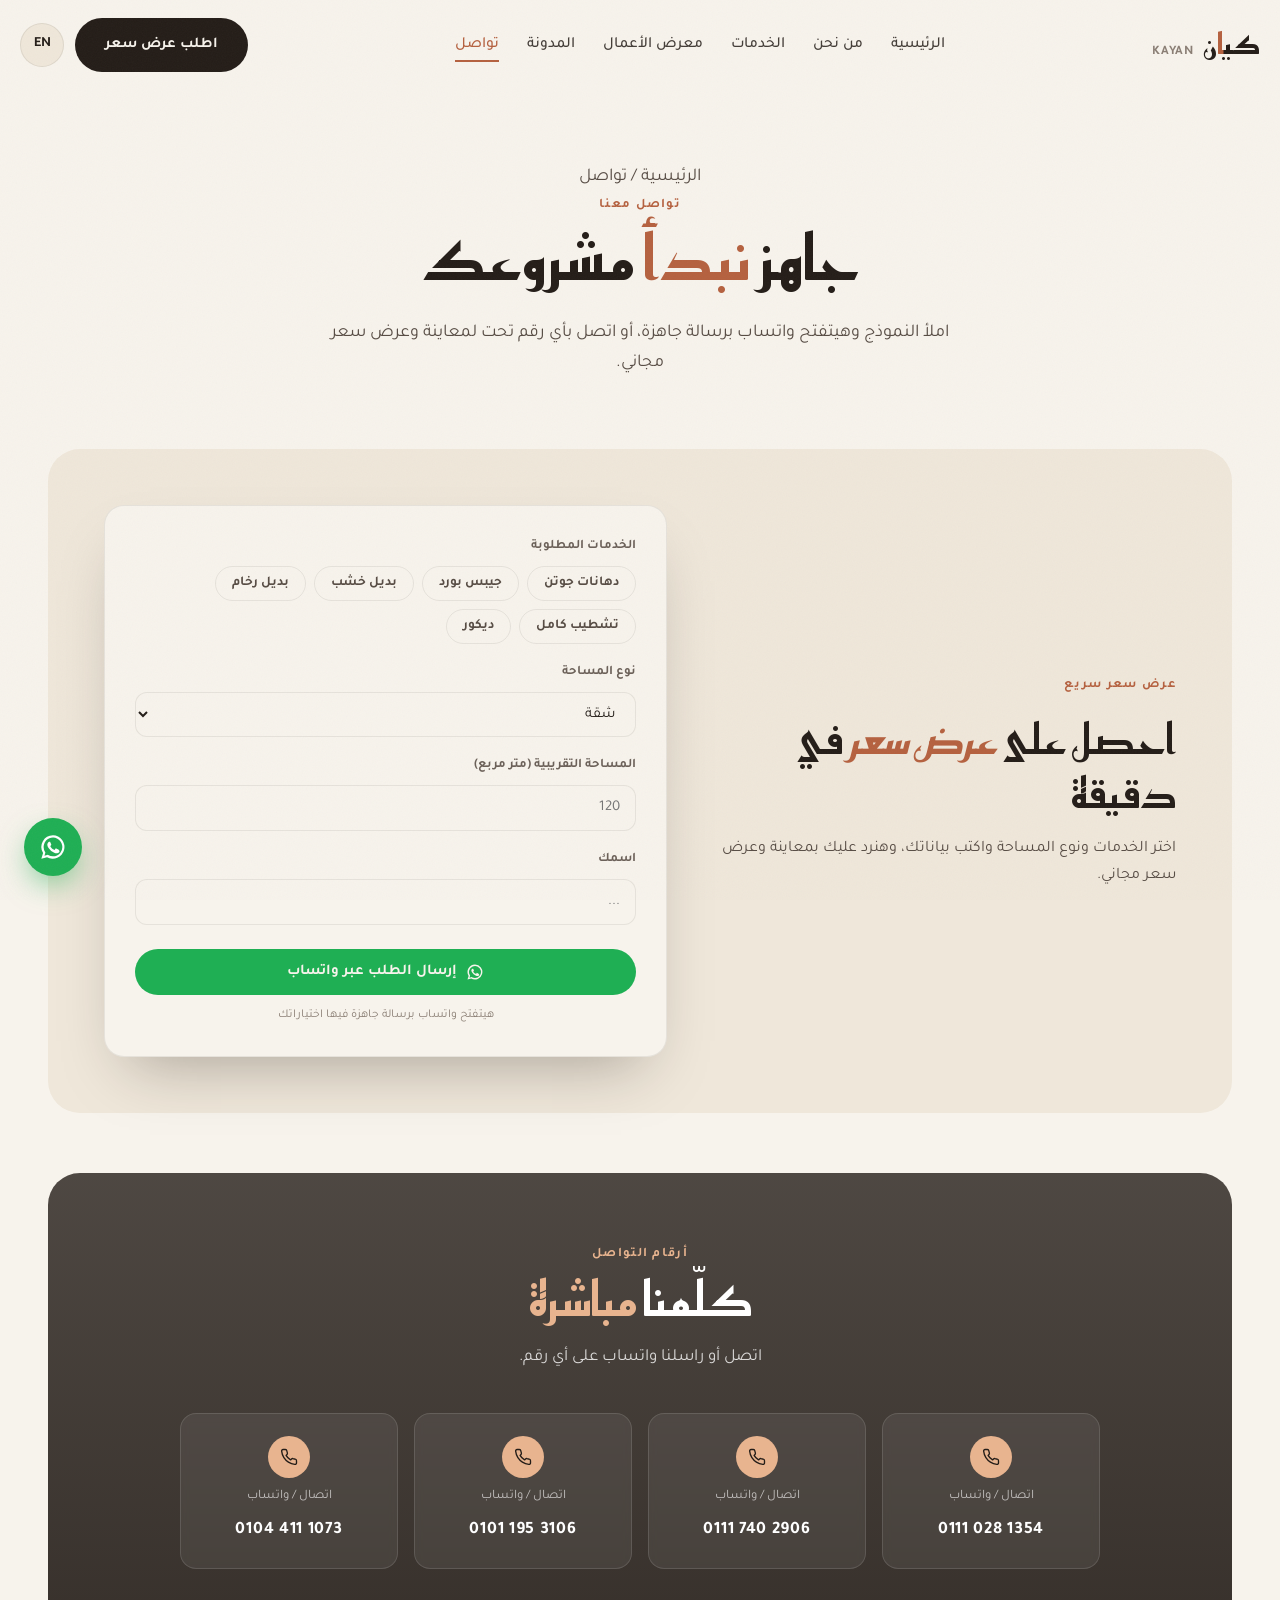
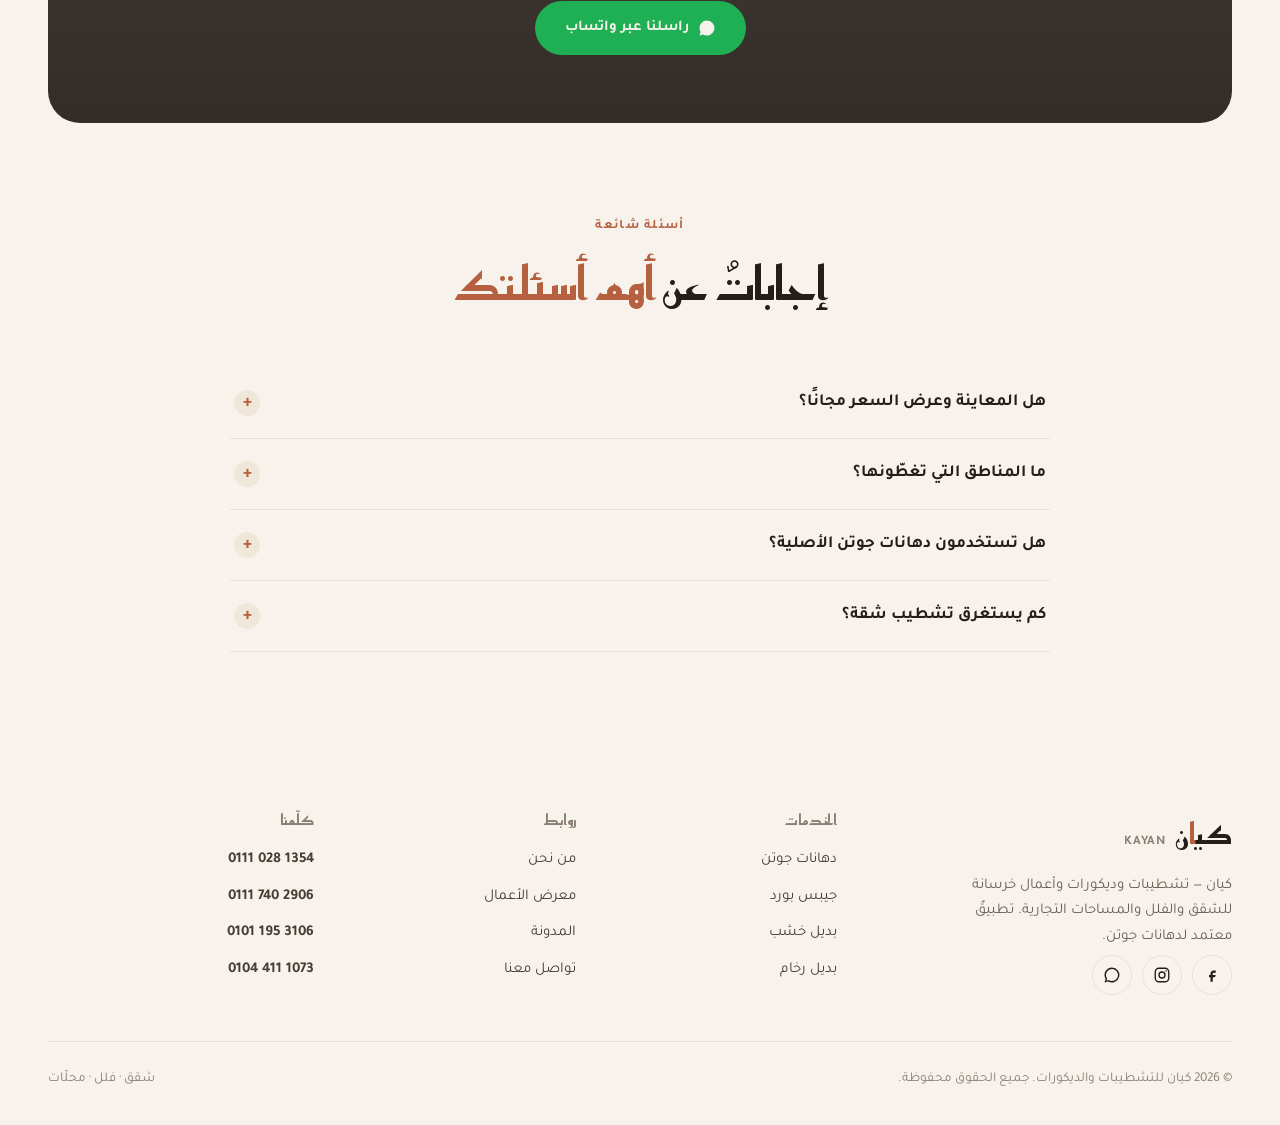
<file: contact.html>
<!DOCTYPE html>
<html lang="ar" dir="rtl">
<head>
<meta charset="UTF-8"><meta name="viewport" content="width=device-width, initial-scale=1.0">
<title>تواصل معنا | كيان للتشطيبات</title>
<link rel="preconnect" href="https://fonts.googleapis.com"><link rel="preconnect" href="https://fonts.gstatic.com" crossorigin>
<link href="https://fonts.googleapis.com/css2?family=Reem+Kufi:wght@400;500;600;700&family=Tajawal:wght@400;500;700;800&family=Fraunces:ital,opsz,wght@0,9..144,300..700;1,9..144,400..600&family=Hanken+Grotesk:wght@400;500;600;700&display=swap" rel="stylesheet">
<link rel="stylesheet" href="styles.css"><script src="app.js" defer></script>
</head>
<body class="lang-ar" data-page="contact">
<header id="header"></header>

<section class="phero"><div class="wrap">
  <p class="crumbs"><span data-ar="الرئيسية / تواصل" data-en="Home / Contact"></span></p>
  <span class="eyebrow" data-ar="تواصل معنا" data-en="Get in touch"></span>
  <h1 data-ar="جاهز <em>نبدأ</em> مشروعك" data-en="Ready to <em>start</em> your project"></h1>
  <p data-ar="املأ النموذج وهيتفتح واتساب برسالة جاهزة، أو اتصل بأي رقم تحت لمعاينة وعرض سعر مجاني." data-en="Fill the form and WhatsApp opens with a ready message, or call any number below for a free site visit and quote."></p>
</div></section>

<section class="section tight" id="quote"><div class="wrap"><div class="quote reveal">
  <div class="ql">
    <span class="eyebrow" data-ar="عرض سعر سريع" data-en="Quick quote"></span>
    <h2 data-ar="احصل على <em>عرض سعر</em> في دقيقة" data-en="Get a <em>quote</em> in a minute"></h2>
    <p data-ar="اختر الخدمات ونوع المساحة واكتب بياناتك، وهنرد عليك بمعاينة وعرض سعر مجاني." data-en="Pick your services and space type, add your details, and we'll reply with a free site visit and quote."></p>
  </div>
  <div class="qform">
    <div class="qrow"><label data-ar="الخدمات المطلوبة" data-en="Services needed"></label>
      <div class="qchips" id="chips">
        <button class="chip" data-v="دهانات جوتن" data-ar="دهانات جوتن" data-en="Jotun Paints"></button>
        <button class="chip" data-v="جيبس بورد" data-ar="جيبس بورد" data-en="Gypsum"></button>
        <button class="chip" data-v="بديل خشب" data-ar="بديل خشب" data-en="Wood Alt."></button>
        <button class="chip" data-v="بديل رخام" data-ar="بديل رخام" data-en="Marble Alt."></button>
        <button class="chip" data-v="تشطيب كامل" data-ar="تشطيب كامل" data-en="Full Finishing"></button>
        <button class="chip" data-v="ديكور" data-ar="ديكور" data-en="Decor"></button>
      </div>
    </div>
    <div class="qrow"><label data-ar="نوع المساحة" data-en="Space type"></label>
      <select id="qspace">
        <option value="شقة" data-ar="شقة" data-en="Apartment"></option>
        <option value="فيلا" data-ar="فيلا" data-en="Villa"></option>
        <option value="محل" data-ar="محل تجاري" data-en="Shop"></option>
        <option value="مكتب" data-ar="مكتب" data-en="Office"></option>
      </select>
    </div>
    <div class="qrow"><label data-ar="المساحة التقريبية (متر مربع)" data-en="Approx. area (m²)"></label><input id="qarea" type="number" min="1" placeholder="120"></div>
    <div class="qrow"><label data-ar="اسمك" data-en="Your name"></label><input id="qname" type="text" placeholder="..."></div>
    <button class="btn btn--wa" id="qsend" style="width:100%"><svg width="18" height="18" viewBox="0 0 24 24" fill="currentColor"><path d="M12 2a10 10 0 0 0-8.5 15.2L2 22l4.9-1.3A10 10 0 1 0 12 2zm0 18a8 8 0 0 1-4.1-1.1l-.3-.2-2.9.8.8-2.8-.2-.3A8 8 0 1 1 12 20zm4.4-6c-.2-.1-1.4-.7-1.6-.8s-.4-.1-.5.1-.6.8-.8 1-.3.2-.5.1a6.5 6.5 0 0 1-1.9-1.2 7.2 7.2 0 0 1-1.3-1.7c-.1-.2 0-.4.1-.5l.4-.4.2-.4v-.4l-.8-1.8c-.2-.5-.4-.4-.5-.4h-.5a1 1 0 0 0-.7.3 3 3 0 0 0-.9 2.2 5.2 5.2 0 0 0 1.1 2.7 11.8 11.8 0 0 0 4.5 4c.6.3 1.1.4 1.5.5a3.6 3.6 0 0 0 1.6.1c.5-.1 1.4-.6 1.6-1.1s.2-1 .1-1.1z"/></svg><span data-ar="إرسال الطلب عبر واتساب" data-en="Send request via WhatsApp"></span></button>
    <p class="qnote" data-ar="هيتفتح واتساب برسالة جاهزة فيها اختياراتك" data-en="WhatsApp will open with your selections pre-filled"></p>
  </div>
</div></div></section>

<section class="section" style="padding-top:0"><div class="wrap"><div class="contact reveal">
  <div class="ct-head"><span class="eyebrow" style="color:#e8b48f" data-ar="أرقام التواصل" data-en="Call us"></span><h2 data-ar="كلّمنا <em>مباشرة</em>" data-en="Call us <em>directly</em>"></h2><p data-ar="اتصل أو راسلنا واتساب على أي رقم." data-en="Call or WhatsApp us on any number."></p></div>
  <div class="phones">
    <a class="phone" href="tel:+201110281354"><span class="ic"><svg width="18" height="18" viewBox="0 0 24 24" fill="none"><path d="M22 16.9v3a2 2 0 0 1-2.2 2 19.8 19.8 0 0 1-8.6-3 19.5 19.5 0 0 1-6-6 19.8 19.8 0 0 1-3-8.7A2 2 0 0 1 4.1 2h3a2 2 0 0 1 2 1.7c.1 1 .4 1.9.7 2.8a2 2 0 0 1-.5 2.1L8.1 9.9a16 16 0 0 0 6 6l1.3-1.3a2 2 0 0 1 2.1-.4c.9.3 1.8.6 2.8.7a2 2 0 0 1 1.7 2z" stroke="currentColor" stroke-width="1.8" stroke-linejoin="round"/></svg></span><span class="lbl" data-ar="اتصال / واتساب" data-en="Call / WhatsApp"></span><b>0111 028 1354</b></a>
    <a class="phone" href="tel:+201117402906"><span class="ic"><svg width="18" height="18" viewBox="0 0 24 24" fill="none"><path d="M22 16.9v3a2 2 0 0 1-2.2 2 19.8 19.8 0 0 1-8.6-3 19.5 19.5 0 0 1-6-6 19.8 19.8 0 0 1-3-8.7A2 2 0 0 1 4.1 2h3a2 2 0 0 1 2 1.7c.1 1 .4 1.9.7 2.8a2 2 0 0 1-.5 2.1L8.1 9.9a16 16 0 0 0 6 6l1.3-1.3a2 2 0 0 1 2.1-.4c.9.3 1.8.6 2.8.7a2 2 0 0 1 1.7 2z" stroke="currentColor" stroke-width="1.8" stroke-linejoin="round"/></svg></span><span class="lbl" data-ar="اتصال / واتساب" data-en="Call / WhatsApp"></span><b>0111 740 2906</b></a>
    <a class="phone" href="tel:+201011953106"><span class="ic"><svg width="18" height="18" viewBox="0 0 24 24" fill="none"><path d="M22 16.9v3a2 2 0 0 1-2.2 2 19.8 19.8 0 0 1-8.6-3 19.5 19.5 0 0 1-6-6 19.8 19.8 0 0 1-3-8.7A2 2 0 0 1 4.1 2h3a2 2 0 0 1 2 1.7c.1 1 .4 1.9.7 2.8a2 2 0 0 1-.5 2.1L8.1 9.9a16 16 0 0 0 6 6l1.3-1.3a2 2 0 0 1 2.1-.4c.9.3 1.8.6 2.8.7a2 2 0 0 1 1.7 2z" stroke="currentColor" stroke-width="1.8" stroke-linejoin="round"/></svg></span><span class="lbl" data-ar="اتصال / واتساب" data-en="Call / WhatsApp"></span><b>0101 195 3106</b></a>
    <a class="phone" href="tel:+201044111073"><span class="ic"><svg width="18" height="18" viewBox="0 0 24 24" fill="none"><path d="M22 16.9v3a2 2 0 0 1-2.2 2 19.8 19.8 0 0 1-8.6-3 19.5 19.5 0 0 1-6-6 19.8 19.8 0 0 1-3-8.7A2 2 0 0 1 4.1 2h3a2 2 0 0 1 2 1.7c.1 1 .4 1.9.7 2.8a2 2 0 0 1-.5 2.1L8.1 9.9a16 16 0 0 0 6 6l1.3-1.3a2 2 0 0 1 2.1-.4c.9.3 1.8.6 2.8.7a2 2 0 0 1 1.7 2z" stroke="currentColor" stroke-width="1.8" stroke-linejoin="round"/></svg></span><span class="lbl" data-ar="اتصال / واتساب" data-en="Call / WhatsApp"></span><b>0104 411 1073</b></a>
  </div>
  <div class="ct-actions"><a class="btn btn--wa" href="https://wa.me/201110281354" target="_blank"><svg width="18" height="18" viewBox="0 0 24 24" fill="currentColor"><path d="M12 2a10 10 0 0 0-8.5 15.2L2 22l4.9-1.3A10 10 0 1 0 12 2z"/></svg><span data-ar="راسلنا عبر واتساب" data-en="Message on WhatsApp"></span></a></div>
</div></div></section>

<section class="section" style="padding-top:0"><div class="wrap">
  <div class="section-head reveal"><span class="eyebrow" data-ar="أسئلة شائعة" data-en="FAQ"></span><h2 data-ar="إجاباتٌ عن <em>أهم أسئلتك</em>" data-en="Answers to your <em>top questions</em>"></h2></div>
  <div class="faq reveal">
    <div class="qa"><button><span data-ar="هل المعاينة وعرض السعر مجانًا؟" data-en="Is the visit and quote free?"></span><span class="ic">+</span></button><div class="ans"><p data-ar="نعم، المعاينة وعرض السعر مجانيان تمامًا وبدون أي التزام." data-en="Yes — the on-site visit and quote are completely free with no obligation."></p></div></div>
    <div class="qa"><button><span data-ar="ما المناطق التي تغطّونها؟" data-en="Which areas do you cover?"></span><span class="ic">+</span></button><div class="ans"><p data-ar="نعمل في القاهرة والجيزة والمدن الجديدة، وللمشاريع الكبيرة نُغطّي محافظات أخرى." data-en="We work across Cairo, Giza, and new cities; for larger projects we cover other governorates."></p></div></div>
    <div class="qa"><button><span data-ar="هل تستخدمون دهانات جوتن الأصلية؟" data-en="Do you use original Jotun paints?"></span><span class="ic">+</span></button><div class="ans"><p data-ar="نعم، نحن معتمدون لتطبيق منتجات جوتن الأصلية بضمان الجودة." data-en="Yes — we are certified to apply original Jotun products with a quality guarantee."></p></div></div>
    <div class="qa"><button><span data-ar="كم يستغرق تشطيب شقة؟" data-en="How long does finishing take?"></span><span class="ic">+</span></button><div class="ans"><p data-ar="يختلف حسب المساحة ونطاق العمل، ونحدّد جدولًا زمنيًا واضحًا قبل البدء ونلتزم به." data-en="It depends on area and scope; we set a clear timeline before starting and commit to it."></p></div></div>
  </div>
</div></section>

<footer id="site-footer"></footer>
</body></html>
</file>
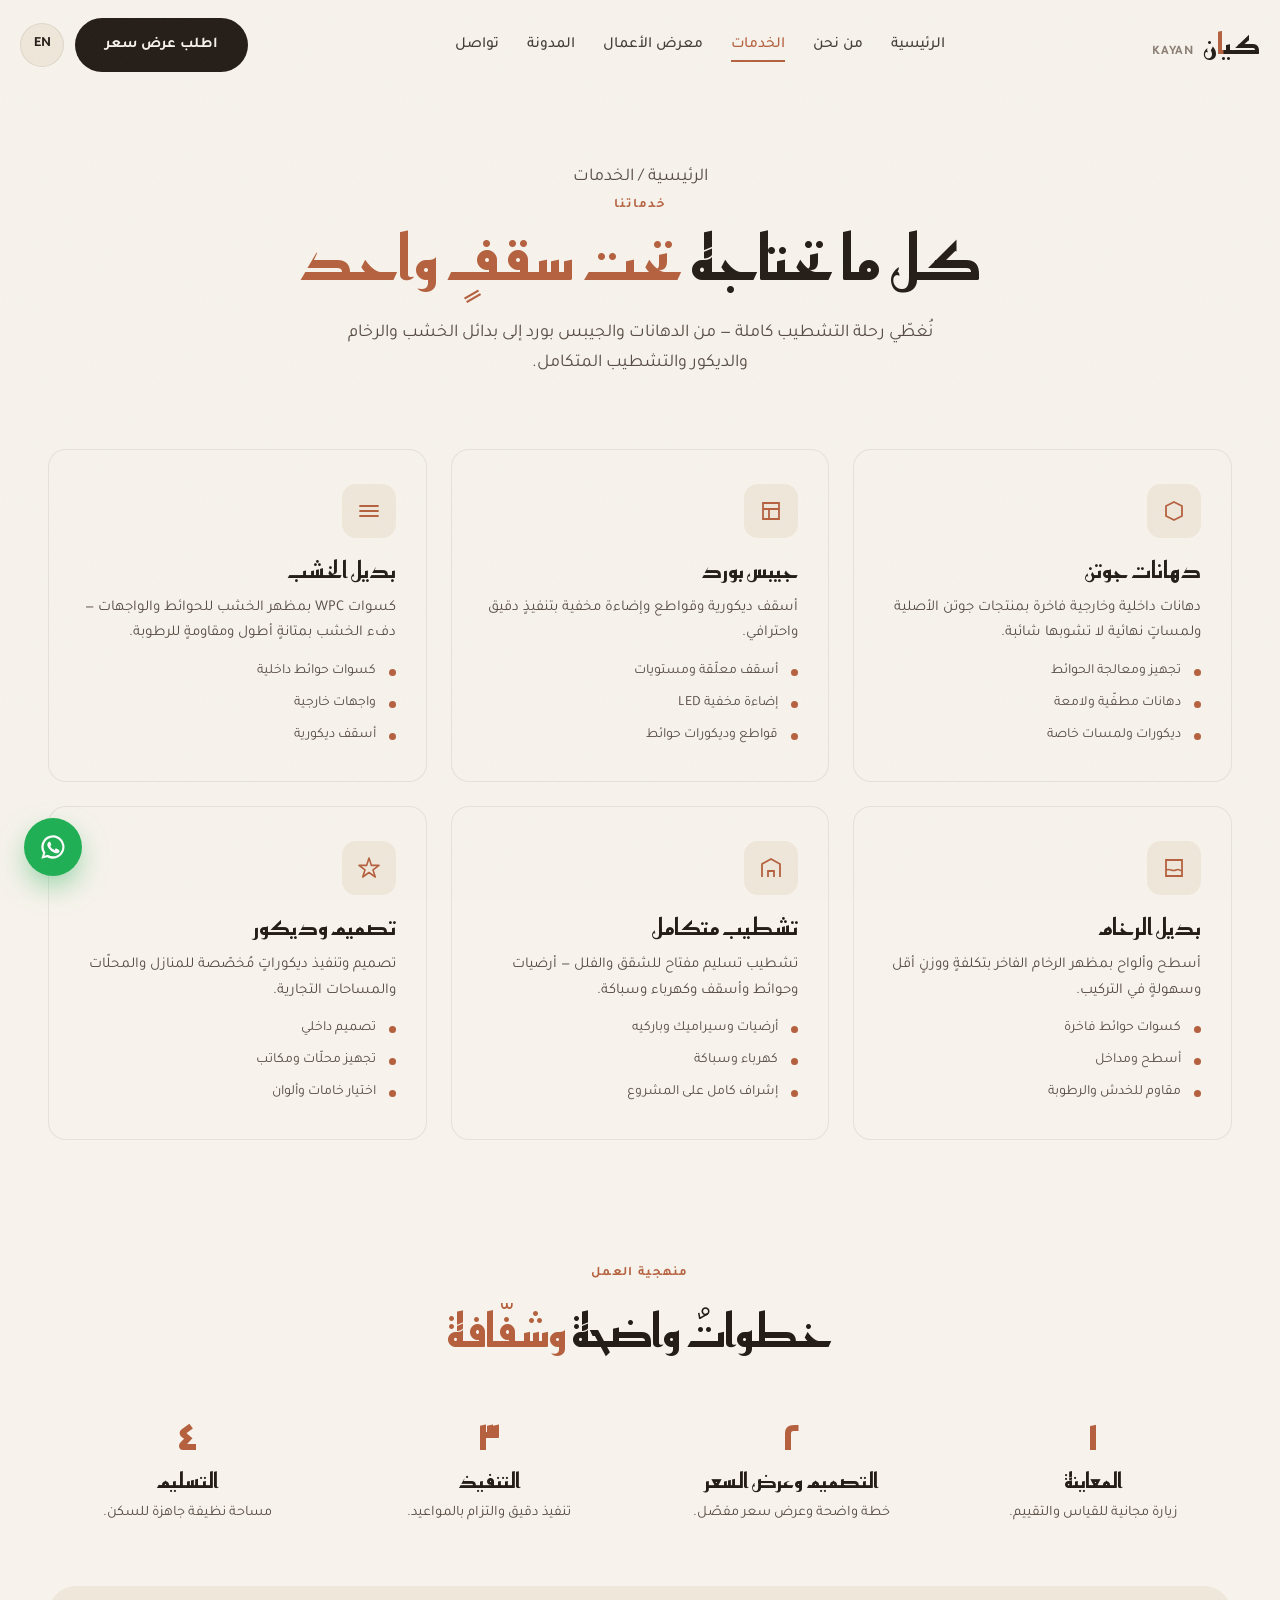
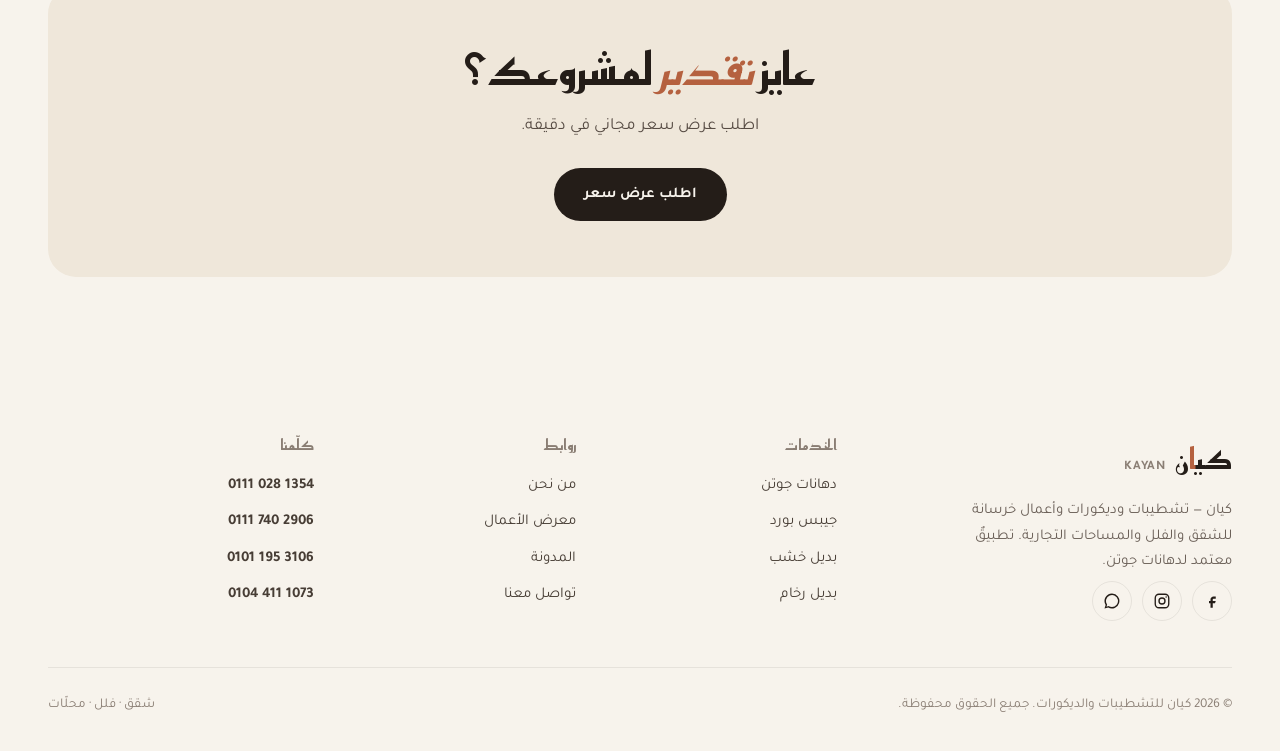
<file: services.html>
<!DOCTYPE html>
<html lang="ar" dir="rtl">
<head>
<meta charset="UTF-8"><meta name="viewport" content="width=device-width, initial-scale=1.0">
<title>الخدمات | كيان للتشطيبات</title>
<link rel="preconnect" href="https://fonts.googleapis.com"><link rel="preconnect" href="https://fonts.gstatic.com" crossorigin>
<link href="https://fonts.googleapis.com/css2?family=Reem+Kufi:wght@400;500;600;700&family=Tajawal:wght@400;500;700;800&family=Fraunces:ital,opsz,wght@0,9..144,300..700;1,9..144,400..600&family=Hanken+Grotesk:wght@400;500;600;700&display=swap" rel="stylesheet">
<link rel="stylesheet" href="styles.css"><script src="app.js" defer></script>
</head>
<body class="lang-ar" data-page="services">
<header id="header"></header>

<section class="phero"><div class="wrap">
  <p class="crumbs"><span data-ar="الرئيسية / الخدمات" data-en="Home / Services"></span></p>
  <span class="eyebrow" data-ar="خدماتنا" data-en="Our services"></span>
  <h1 data-ar="كل ما تحتاجه <em>تحت سقفٍ واحد</em>" data-en="Everything you need <em>under one roof</em>"></h1>
  <p data-ar="نُغطّي رحلة التشطيب كاملة — من الدهانات والجيبس بورد إلى بدائل الخشب والرخام والديكور والتشطيب المتكامل." data-en="We cover the entire finishing journey — from paint and gypsum to wood &amp; marble alternatives, decor, and full turnkey finishing."></p>
</div></section>

<section class="section tight"><div class="wrap"><div class="services">
  <div class="svc reveal"><div class="ic"><svg width="24" height="24" viewBox="0 0 24 24" fill="none"><path d="M12 3l8 4v10l-8 4-8-4V7l8-4z" stroke="currentColor" stroke-width="1.8" stroke-linejoin="round"/></svg></div><h3 data-ar="دهانات جوتن" data-en="Jotun Paints"></h3><p data-ar="دهانات داخلية وخارجية فاخرة بمنتجات جوتن الأصلية ولمساتٍ نهائية لا تشوبها شائبة." data-en="Premium interior &amp; exterior painting with original Jotun products and flawless finishes."></p><ul><li data-ar="تجهيز ومعالجة الحوائط" data-en="Wall prep &amp; treatment"></li><li data-ar="دهانات مطفّية ولامعة" data-en="Matte &amp; glossy finishes"></li><li data-ar="ديكورات ولمسات خاصة" data-en="Decorative effects"></li></ul></div>
  <div class="svc reveal"><div class="ic"><svg width="24" height="24" viewBox="0 0 24 24" fill="none"><path d="M4 4h16v16H4z" stroke="currentColor" stroke-width="1.8"/><path d="M4 10h16M10 10v10" stroke="currentColor" stroke-width="1.8"/></svg></div><h3 data-ar="جيبس بورد" data-en="Gypsum Board"></h3><p data-ar="أسقف ديكورية وقواطع وإضاءة مخفية بتنفيذٍ دقيق واحترافي." data-en="Decorative ceilings, partitions, and hidden lighting executed with precision."></p><ul><li data-ar="أسقف معلّقة ومستويات" data-en="Suspended &amp; multi-level ceilings"></li><li data-ar="إضاءة مخفية LED" data-en="Hidden LED lighting"></li><li data-ar="قواطع وديكورات حوائط" data-en="Partitions &amp; wall features"></li></ul></div>
  <div class="svc reveal"><div class="ic"><svg width="24" height="24" viewBox="0 0 24 24" fill="none"><path d="M3 7h18M3 12h18M3 17h18" stroke="currentColor" stroke-width="1.8" stroke-linecap="round"/></svg></div><h3 data-ar="بديل الخشب" data-en="Wood Alternative"></h3><p data-ar="كسوات WPC بمظهر الخشب للحوائط والواجهات — دفء الخشب بمتانةٍ أطول ومقاومةٍ للرطوبة." data-en="WPC wood-look cladding for walls and facades — the warmth of wood, built to last and moisture-resistant."></p><ul><li data-ar="كسوات حوائط داخلية" data-en="Interior wall cladding"></li><li data-ar="واجهات خارجية" data-en="Exterior facades"></li><li data-ar="أسقف ديكورية" data-en="Decorative ceilings"></li></ul></div>
  <div class="svc reveal"><div class="ic"><svg width="24" height="24" viewBox="0 0 24 24" fill="none"><path d="M4 4h16v16H4z" stroke="currentColor" stroke-width="1.8"/><path d="M4 14c4-2 6 2 10 0s4 2 6 0" stroke="currentColor" stroke-width="1.6"/></svg></div><h3 data-ar="بديل الرخام" data-en="Marble Alternative"></h3><p data-ar="أسطح وألواح بمظهر الرخام الفاخر بتكلفةٍ ووزنٍ أقل وسهولةٍ في التركيب." data-en="Luxurious marble-look surfaces and panels at a fraction of the cost and weight, with easy installation."></p><ul><li data-ar="كسوات حوائط فاخرة" data-en="Luxury wall panels"></li><li data-ar="أسطح ومداخل" data-en="Surfaces &amp; entrances"></li><li data-ar="مقاوم للخدش والرطوبة" data-en="Scratch &amp; moisture resistant"></li></ul></div>
  <div class="svc reveal"><div class="ic"><svg width="24" height="24" viewBox="0 0 24 24" fill="none"><path d="M3 21V8l9-5 9 5v13" stroke="currentColor" stroke-width="1.8" stroke-linejoin="round"/><path d="M9 21v-6h6v6" stroke="currentColor" stroke-width="1.8"/></svg></div><h3 data-ar="تشطيب متكامل" data-en="Full Finishing"></h3><p data-ar="تشطيب تسليم مفتاح للشقق والفلل — أرضيات وحوائط وأسقف وكهرباء وسباكة." data-en="Turnkey finishing for apartments &amp; villas — floors, walls, ceilings, electrical, and plumbing."></p><ul><li data-ar="أرضيات وسيراميك وباركيه" data-en="Flooring, tiles &amp; parquet"></li><li data-ar="كهرباء وسباكة" data-en="Electrical &amp; plumbing"></li><li data-ar="إشراف كامل على المشروع" data-en="Full project supervision"></li></ul></div>
  <div class="svc reveal"><div class="ic"><svg width="24" height="24" viewBox="0 0 24 24" fill="none"><path d="M12 2l2.4 7.4H22l-6 4.5 2.3 7.1L12 16.5 5.7 21l2.3-7.1-6-4.5h7.6z" stroke="currentColor" stroke-width="1.6" stroke-linejoin="round"/></svg></div><h3 data-ar="تصميم وديكور" data-en="Design &amp; Decor"></h3><p data-ar="تصميم وتنفيذ ديكوراتٍ مُخصّصة للمنازل والمحلّات والمساحات التجارية." data-en="Tailored decor and design-to-execution for homes, shops, and commercial spaces."></p><ul><li data-ar="تصميم داخلي" data-en="Interior design"></li><li data-ar="تجهيز محلّات ومكاتب" data-en="Shop &amp; office fit-out"></li><li data-ar="اختيار خامات وألوان" data-en="Material &amp; color selection"></li></ul></div>
</div></div></section>

<section class="section tight"><div class="wrap">
  <div class="section-head reveal"><span class="eyebrow" data-ar="منهجية العمل" data-en="How we work"></span><h2 data-ar="خطواتٌ واضحة <em>وشفّافة</em>" data-en="Simple, <em>transparent</em> process"></h2></div>
  <div class="process">
    <div class="step reveal"><div class="num" data-ar="١" data-en="01"></div><h3 data-ar="المعاينة" data-en="Site Visit"></h3><p data-ar="زيارة مجانية للقياس والتقييم." data-en="Free visit to measure and assess."></p></div>
    <div class="step reveal"><div class="num" data-ar="٢" data-en="02"></div><h3 data-ar="التصميم وعرض السعر" data-en="Design &amp; Quote"></h3><p data-ar="خطة واضحة وعرض سعر مفصّل." data-en="A clear plan and detailed quote."></p></div>
    <div class="step reveal"><div class="num" data-ar="٣" data-en="03"></div><h3 data-ar="التنفيذ" data-en="Execution"></h3><p data-ar="تنفيذ دقيق والتزام بالمواعيد." data-en="Precise, on-schedule execution."></p></div>
    <div class="step reveal"><div class="num" data-ar="٤" data-en="04"></div><h3 data-ar="التسليم" data-en="Handover"></h3><p data-ar="مساحة نظيفة جاهزة للسكن." data-en="A spotless, move-in-ready space."></p></div>
  </div>
</div></section>

<section class="section" style="padding-top:0"><div class="wrap"><div class="cta-band reveal">
  <h2 data-ar="عايز <em>تقدير</em> لمشروعك؟" data-en="Want an <em>estimate</em> for your project?"></h2>
  <p data-ar="اطلب عرض سعر مجاني في دقيقة." data-en="Request a free quote in a minute."></p>
  <a href="contact.html#quote" class="btn" data-ar="اطلب عرض سعر" data-en="Get a Quote"></a>
</div></div></section>

<footer id="site-footer"></footer>
</body></html>
</file>
<file: styles.css>
:root{
  --ivory:#f7f3ec;--cream:#efe7da;--ink:#241d18;--clay:#b5613f;--clay-deep:#9a4d30;
  --sage:#6f7a5e;--gold:#c79a5b;--line:#241d1814;
  --shadow:0 30px 60px -25px rgba(36,29,24,.35);
  --ar-display:"Reem Kufi",sans-serif;--ar-body:"Tajawal",sans-serif;
  --en-display:"Fraunces",Georgia,serif;--en-body:"Hanken Grotesk",sans-serif;
}
*{margin:0;padding:0;box-sizing:border-box}
html{scroll-behavior:smooth}
body{background:var(--ivory);color:var(--ink);line-height:1.7;-webkit-font-smoothing:antialiased;overflow-x:hidden}
body.lang-ar{font-family:var(--ar-body)}
body.lang-en{font-family:var(--en-body);line-height:1.6}
body.lang-ar h1,body.lang-ar h2,body.lang-ar h3,body.lang-ar h4{font-family:var(--ar-display);font-weight:600;line-height:1.3}
body.lang-en h1,body.lang-en h2,body.lang-en h3{font-family:var(--en-display);font-weight:400;line-height:1.08;letter-spacing:-.02em}
body.lang-en h4{font-family:var(--en-body)}
body::before{content:"";position:fixed;inset:0;z-index:9999;pointer-events:none;opacity:.035;background-image:url("data:image/svg+xml,%3Csvg xmlns='http://www.w3.org/2000/svg' width='200' height='200'%3E%3Cfilter id='n'%3E%3CfeTurbulence type='fractalNoise' baseFrequency='.8' numOctaves='4'/%3E%3C/filter%3E%3Crect width='100%25' height='100%25' filter='url(%23n)'/%3E%3C/svg%3E")}
img{display:block;max-width:100%}a{color:inherit;text-decoration:none}
.wrap{max-width:1240px;margin:0 auto;padding:0 28px}
.narrow{max-width:840px;margin:0 auto;padding:0 28px}
.eyebrow{font-size:13px;letter-spacing:.1em;font-weight:700;color:var(--clay)}
body.lang-en .eyebrow{letter-spacing:.3em;text-transform:uppercase;font-size:12px;font-weight:600}
.btn{display:inline-flex;align-items:center;justify-content:center;gap:9px;background:var(--ink);color:var(--ivory);padding:14px 30px;border-radius:100px;font-weight:700;font-size:15px;border:none;cursor:pointer;transition:.35s cubic-bezier(.2,.8,.2,1);font-family:inherit}
body.lang-en .btn{font-weight:600}
.btn:hover{background:var(--clay);transform:translateY(-2px);box-shadow:0 14px 30px -10px var(--clay)}
.btn .arrow{transition:.35s}[dir=rtl] .btn .arrow{transform:scaleX(-1)}
[dir=ltr] .btn:hover .arrow{transform:translateX(4px)}[dir=rtl] .btn:hover .arrow{transform:scaleX(-1) translateX(4px)}
.btn--ghost{background:transparent;color:var(--ink);border:1.5px solid var(--ink)}
.btn--ghost:hover{background:var(--ink);color:var(--ivory);box-shadow:none}
.btn--wa{background:#1faf54}.btn--wa:hover{background:#178a42;box-shadow:0 14px 30px -10px #1faf54}

/* header */
header{position:sticky;top:0;z-index:100;transition:.4s}
.nav{display:flex;align-items:center;justify-content:space-between;padding:18px 0;transition:.4s;gap:18px}
header.scrolled{background:#f7f3ecd9;backdrop-filter:blur(14px);border-bottom:1px solid var(--line)}
header.scrolled .nav{padding:11px 0}
.logo{display:flex;align-items:baseline;gap:9px}
.logo .big{font-size:29px;font-weight:700;color:var(--ink)}
body.lang-ar .logo .big{font-family:var(--ar-display)}
body.lang-en .logo .big{font-family:var(--en-display);font-weight:500;letter-spacing:-.03em}
.logo .big i{color:var(--clay);font-style:normal}
.logo .sub{font-size:13px;color:#8a7e74;font-weight:700;letter-spacing:.06em;font-family:var(--ar-body)}
.nav-links{display:flex;gap:28px;align-items:center;font-size:15.5px;font-weight:500}
body.lang-en .nav-links{font-size:14px}
.nav-links a{position:relative;padding:4px 0;transition:.25s;opacity:.85}
.nav-links a.active{opacity:1;color:var(--clay)}
.nav-links a::after{content:"";position:absolute;bottom:0;width:0;height:2px;background:var(--clay);transition:.3s}
[dir=rtl] .nav-links a::after{right:0}[dir=ltr] .nav-links a::after{left:0}
.nav-links a:hover{opacity:1}.nav-links a:hover::after,.nav-links a.active::after{width:100%}
.nav-cta{display:flex;gap:11px;align-items:center}
.lang-btn{background:var(--cream);border:1px solid var(--line);color:var(--ink);width:44px;height:44px;border-radius:50%;font-weight:700;cursor:pointer;font-size:14px;transition:.3s;font-family:var(--ar-body)}
.lang-btn:hover{background:var(--clay);color:#fff;border-color:var(--clay)}
.burger{display:none;flex-direction:column;gap:5px;background:none;border:none;cursor:pointer;padding:6px}
.burger span{width:24px;height:2px;background:var(--ink);transition:.3s}

/* page hero */
.phero{padding:54px 0 10px;text-align:center}
.phero h1{font-size:clamp(36px,5vw,62px)}body.lang-en .phero h1{font-weight:300}
.phero h1 em{color:var(--clay)}body.lang-en .phero h1 em{font-style:italic}body.lang-ar .phero h1 em{font-style:normal}
.phero p{max-width:620px;margin:18px auto 0;font-size:18px;color:#574c44}
.crumbs{font-size:13px;color:#8a7e74;margin-bottom:14px}

/* home hero */
.hero{position:relative;padding:56px 0 84px}
.hero-grid{display:grid;grid-template-columns:1.05fr .95fr;gap:56px;align-items:center}
.hero h1{font-size:clamp(40px,5.6vw,70px)}
body.lang-ar .hero h1{font-weight:700;line-height:1.18}body.lang-en .hero h1{font-weight:300}
.hero h1 em{color:var(--clay)}body.lang-en .hero h1 em{font-style:italic}body.lang-ar .hero h1 em{font-style:normal}
.hero p.lead{font-size:19px;max-width:480px;margin:22px 0 30px;color:#473d35}
.hero-cta{display:flex;gap:14px;align-items:center;flex-wrap:wrap}
.trust{display:flex;align-items:center;gap:16px;margin-top:32px;flex-wrap:wrap}
.trust .stars{color:var(--clay);letter-spacing:2px;font-size:15px}
.trust small{font-size:13.5px;color:#6b6058;line-height:1.5}.trust b{color:var(--ink)}
.hero-visual{position:relative}
.hero-visual .main-img{overflow:hidden;box-shadow:var(--shadow);aspect-ratio:4/5}
[dir=rtl] .hero-visual .main-img{border-radius:8px 8px 8px 120px}[dir=ltr] .hero-visual .main-img{border-radius:8px 8px 120px 8px}
.hero-visual .main-img img{width:100%;height:100%;object-fit:cover}
.hero-badge{position:absolute;bottom:-26px;background:var(--ivory);border-radius:50%;width:128px;height:128px;display:grid;place-items:center;text-align:center;box-shadow:var(--shadow);border:1px solid var(--line)}
[dir=rtl] .hero-badge{right:-26px;transform:rotate(8deg)}[dir=ltr] .hero-badge{left:-26px;transform:rotate(-8deg)}
.hero-badge span{font-size:13.5px;line-height:1.3;padding:0 14px;font-weight:500}
body.lang-ar .hero-badge span{font-family:var(--ar-display)}body.lang-en .hero-badge span{font-family:var(--en-display);font-style:italic}
.hero-badge b{display:block;font-size:28px;color:var(--clay);font-weight:700;font-style:normal}

.stats{background:var(--ink);color:var(--ivory)}
.stats-grid{display:grid;grid-template-columns:repeat(4,1fr);gap:20px;padding:48px 0;text-align:center}
.stat .n{font-size:46px;color:#e8b48f;line-height:1}
body.lang-ar .stat .n{font-family:var(--ar-display);font-weight:700}body.lang-en .stat .n{font-family:var(--en-display)}
.stat .l{font-size:14px;color:#ffffffb0;margin-top:8px}

.section{padding:90px 0}
.section.tight{padding:60px 0}
.section-head{text-align:center;max-width:680px;margin:0 auto 54px}
.section-head h2{font-size:clamp(30px,4.2vw,46px);margin:14px 0 0}.section-head h2 em{color:var(--clay)}
body.lang-en .section-head h2 em{font-style:italic}body.lang-ar .section-head h2 em{font-style:normal}
.section-head p{margin-top:14px;color:#574c44;font-size:17px}

.services{display:grid;grid-template-columns:repeat(3,1fr);gap:24px}
.svc{position:relative;padding:34px 30px;background:var(--ivory);border:1px solid var(--line);border-radius:18px;transition:.4s;overflow:hidden}
.svc::before{content:"";position:absolute;top:0;bottom:0;width:3px;background:var(--clay);transform:scaleY(0);transform-origin:top;transition:.4s}
[dir=rtl] .svc::before{right:0}[dir=ltr] .svc::before{left:0}
.svc:hover{transform:translateY(-6px);box-shadow:var(--shadow);border-color:transparent}.svc:hover::before{transform:scaleY(1)}
.svc .ic{width:54px;height:54px;border-radius:14px;background:var(--cream);display:grid;place-items:center;color:var(--clay);margin-bottom:18px}
.svc h3{font-size:23px;margin-bottom:9px}.svc p{font-size:15px;color:#574c44}
.svc ul{list-style:none;margin-top:14px;display:grid;gap:8px}
.svc ul li{font-size:14px;color:#574c44;padding-inline-start:20px;position:relative}
.svc ul li::before{content:"";position:absolute;inset-inline-start:0;top:9px;width:7px;height:7px;border-radius:50%;background:var(--clay)}

.process{display:grid;grid-template-columns:repeat(4,1fr);gap:24px}
.step{text-align:center}
.step .num{font-size:42px;color:var(--clay);font-weight:700;line-height:1}
body.lang-ar .step .num{font-family:var(--ar-display)}body.lang-en .step .num{font-family:var(--en-display);font-style:italic;font-weight:500}
.step h3{font-size:21px;margin:10px 0 7px}.step p{font-size:14.5px;color:#574c44}

.included{background:var(--ink);color:var(--ivory);border-radius:32px;overflow:hidden}
.included-grid{display:grid;grid-template-columns:1fr 1fr}
.included-text{padding:68px 56px}.included-text .eyebrow{color:#e8b48f}
.included-text h2{font-size:clamp(28px,3.6vw,40px);color:var(--ivory);margin:14px 0 26px}
.feat-list{list-style:none;display:grid;gap:2px}
.feat-list li{display:flex;align-items:center;gap:15px;padding:14px 0;border-bottom:1px solid #ffffff14;font-size:16.5px}
.feat-list li:last-child{border:none}
.feat-list .ic{flex:0 0 36px;height:36px;border-radius:50%;background:#ffffff10;display:grid;place-items:center;color:#e8b48f}
.included-img{background-size:cover;background-position:center;min-height:440px}

.ba-wrap{max-width:880px;margin:0 auto}
.ba{position:relative;aspect-ratio:16/10;border-radius:18px;overflow:hidden;box-shadow:var(--shadow);cursor:ew-resize;user-select:none}
.ba img{position:absolute;inset:0;width:100%;height:100%;object-fit:cover}
.ba .after-img{clip-path:inset(0 0 0 50%)}
.ba-handle{position:absolute;top:0;bottom:0;left:50%;width:3px;background:var(--ivory);transform:translateX(-50%);box-shadow:0 0 18px rgba(0,0,0,.4)}
.ba-handle::after{content:"\2194";position:absolute;top:50%;left:50%;transform:translate(-50%,-50%);background:var(--ivory);color:var(--ink);width:46px;height:46px;border-radius:50%;display:grid;place-items:center;font-size:18px;box-shadow:var(--shadow)}
.ba-tag{position:absolute;top:16px;padding:6px 16px;background:#241d18b3;color:#fff;border-radius:100px;font-size:13px;font-weight:700}
[dir=rtl] .ba-tag.b{right:16px}[dir=rtl] .ba-tag.a{left:16px}[dir=ltr] .ba-tag.b{left:16px}[dir=ltr] .ba-tag.a{right:16px}

.cases{display:grid;grid-template-columns:repeat(3,1fr);gap:24px}
.case{background:var(--ivory);border:1px solid var(--line);border-radius:18px;overflow:hidden;transition:.4s}
.case:hover{transform:translateY(-6px);box-shadow:var(--shadow)}
.case img{width:100%;aspect-ratio:3/2;object-fit:cover}
.case .body{padding:24px}.case h4{font-size:18px;margin-bottom:8px}
.case .ch{font-size:14px;color:#574c44;margin-bottom:12px}
.case .res{font-size:14px;border-top:1px solid var(--line);padding-top:12px;font-style:italic}

.spaces{display:grid;grid-template-columns:repeat(3,1fr);gap:24px}
.space{position:relative;border-radius:20px;overflow:hidden;aspect-ratio:3/4;box-shadow:var(--shadow)}
.space img{width:100%;height:100%;object-fit:cover;transition:.7s cubic-bezier(.2,.8,.2,1)}
.space:hover img{transform:scale(1.06)}
.space::after{content:"";position:absolute;inset:0;background:linear-gradient(transparent 40%,#241d18e6)}
.space .cap{position:absolute;inset:auto 0 0 0;padding:26px;color:#fff;z-index:2}
.space .cap h3{font-size:26px;color:#fff}.space .cap p{font-size:14px;opacity:.85;margin-top:4px}

.brands{padding:56px 0;border-top:1px solid var(--line);border-bottom:1px solid var(--line)}
.brands p{text-align:center;font-size:14px;letter-spacing:.06em;color:#8a7e74;margin-bottom:30px;font-weight:700}
.marquee{overflow:hidden;-webkit-mask:linear-gradient(90deg,transparent,#000 12%,#000 88%,transparent)}
.marquee-track{display:flex;gap:60px;width:max-content;animation:scroll 26s linear infinite}
.marquee-track span{font-size:24px;color:#8a7e74cc;white-space:nowrap;font-weight:500}
body.lang-ar .marquee-track span{font-family:var(--ar-display)}body.lang-en .marquee-track span{font-family:var(--en-display);font-style:italic}
@keyframes scroll{to{transform:translateX(-50%)}}

.tabs{display:flex;gap:10px;justify-content:center;flex-wrap:wrap;margin-bottom:38px}
.tab{padding:9px 22px;border-radius:100px;border:1px solid var(--line);background:transparent;font-size:15px;font-weight:700;cursor:pointer;transition:.3s;color:#6b6058;font-family:inherit}
.tab.active,.tab:hover{background:var(--ink);color:var(--ivory);border-color:var(--ink)}
.gallery{display:grid;grid-template-columns:repeat(4,1fr);gap:16px}
.gallery figure{border-radius:14px;overflow:hidden;aspect-ratio:1;position:relative;cursor:pointer}
.gallery img{width:100%;height:100%;object-fit:cover;transition:.7s cubic-bezier(.2,.8,.2,1)}
.gallery figure:hover img{transform:scale(1.07)}
.gallery figcaption{position:absolute;inset:auto 0 0 0;padding:18px 16px 14px;background:linear-gradient(transparent,#241d18cc);color:#fff;font-size:14px;font-weight:700;opacity:0;transform:translateY(8px);transition:.4s}
.gallery figure:hover figcaption{opacity:1;transform:none}

/* quote */
.quote{background:var(--cream);border-radius:32px;padding:56px;display:grid;grid-template-columns:.9fr 1.1fr;gap:48px;align-items:center}
.quote .ql .eyebrow{color:var(--clay)}
.quote .ql h2{font-size:clamp(28px,3.6vw,42px);margin:14px 0}.quote .ql h2 em{color:var(--clay)}
body.lang-en .quote .ql h2 em{font-style:italic}
.quote .ql p{color:#574c44;font-size:16px}
.qform{background:var(--ivory);border:1px solid var(--line);border-radius:20px;padding:30px;box-shadow:var(--shadow)}
.qform label{display:block;font-size:13px;font-weight:700;margin-bottom:8px;color:#6b6058}
.qrow{margin-bottom:18px}
.qchips{display:flex;flex-wrap:wrap;gap:8px}
.chip{padding:8px 16px;border-radius:100px;border:1px solid var(--line);background:transparent;font-size:13.5px;font-weight:700;cursor:pointer;transition:.25s;color:#574c44;font-family:inherit}
.chip.on{background:var(--clay);color:#fff;border-color:var(--clay)}
.qform select,.qform input{width:100%;padding:13px 15px;border:1px solid var(--line);border-radius:12px;background:var(--ivory);font-family:inherit;font-size:15px;color:var(--ink)}
.qform .btn{width:100%;margin-top:6px}
.qnote{font-size:12px;color:#8a7e74;margin-top:10px;text-align:center}

.reviews{display:grid;grid-template-columns:repeat(3,1fr);gap:24px}
.review{background:var(--ivory);border:1px solid var(--line);border-radius:18px;padding:30px;transition:.4s}
.review:hover{transform:translateY(-5px);box-shadow:var(--shadow)}
.review .stars{color:var(--clay);letter-spacing:2px;font-size:14px;margin-bottom:14px}
.review p{font-size:15.5px;color:#473d35;margin-bottom:18px}
.review .who b{display:block;font-size:15px}.review .who span{font-size:13px;color:#8a7e74}

.faq{max-width:820px;margin:0 auto}
.qa{border-bottom:1px solid var(--line)}
.qa button{width:100%;text-align:start;background:none;border:none;padding:22px 4px;font-family:inherit;font-size:17px;font-weight:700;color:var(--ink);cursor:pointer;display:flex;justify-content:space-between;align-items:center;gap:16px}
.qa .ic{flex:none;width:26px;height:26px;border-radius:50%;background:var(--cream);display:grid;place-items:center;color:var(--clay);transition:.3s;font-size:18px}
.qa.open .ic{background:var(--clay);color:#fff;transform:rotate(45deg)}
.qa .ans{max-height:0;overflow:hidden;transition:.4s;color:#574c44;font-size:15.5px}
.qa.open .ans{max-height:300px;padding-bottom:22px}

/* about */
.values{display:grid;grid-template-columns:repeat(3,1fr);gap:24px}
.value{background:var(--ivory);border:1px solid var(--line);border-radius:18px;padding:32px}
.value .ic{width:50px;height:50px;border-radius:12px;background:var(--cream);display:grid;place-items:center;color:var(--clay);margin-bottom:16px}
.value h3{font-size:20px;margin-bottom:8px}.value p{font-size:14.5px;color:#574c44}
.split{display:grid;grid-template-columns:1fr 1fr;gap:48px;align-items:center}
.split img{border-radius:18px;box-shadow:var(--shadow);width:100%;aspect-ratio:4/3;object-fit:cover}
.split h2{font-size:clamp(28px,3.6vw,42px);margin-bottom:18px}
.split p{color:#473d35;font-size:16.5px;margin-bottom:14px}

/* blog */
.blog-grid{display:grid;grid-template-columns:repeat(3,1fr);gap:28px}
.post{background:var(--ivory);border:1px solid var(--line);border-radius:18px;overflow:hidden;transition:.4s;display:flex;flex-direction:column}
.post:hover{transform:translateY(-6px);box-shadow:var(--shadow)}
.post img{width:100%;aspect-ratio:16/10;object-fit:cover}
.post .body{padding:26px;display:flex;flex-direction:column;flex:1}
.post .meta{font-size:12.5px;color:var(--clay);font-weight:700;letter-spacing:.05em;margin-bottom:10px}
.post h3{font-size:21px;margin-bottom:10px;line-height:1.35}
.post p{font-size:14.5px;color:#574c44;margin-bottom:18px;flex:1}
.post .more{font-size:14px;font-weight:700;color:var(--ink);display:inline-flex;gap:7px;align-items:center}
.post .more .arrow{transition:.3s}[dir=rtl] .post .more .arrow{transform:scaleX(-1)}
.post:hover .more{color:var(--clay)}

/* article */
.article{max-width:760px;margin:0 auto;padding:0 28px}
.article .hero-img{border-radius:18px;overflow:hidden;box-shadow:var(--shadow);margin-bottom:34px;aspect-ratio:16/9}
.article .hero-img img{width:100%;height:100%;object-fit:cover}
.article .meta{font-size:13px;color:var(--clay);font-weight:700;letter-spacing:.05em;margin-bottom:12px}
.article h1{font-size:clamp(30px,4.4vw,48px);margin-bottom:20px}
body.lang-en .article h1{font-weight:300}
.article h2{font-size:26px;margin:36px 0 14px;color:var(--ink)}
.article p{font-size:17px;color:#3f352d;margin-bottom:18px;line-height:1.85}
.article ul{margin:0 0 18px;padding-inline-start:22px;color:#3f352d}
.article li{margin-bottom:9px;font-size:16.5px}
.article .lead{font-size:19px;color:#574c44}
.article blockquote{border-inline-start:3px solid var(--clay);padding-inline-start:20px;margin:24px 0;font-style:italic;color:var(--ink);font-size:18px}

/* contact */
.contact{position:relative;border-radius:32px;overflow:hidden;color:#fff;padding:68px 28px}
.contact::before{content:"";position:absolute;inset:0;background:linear-gradient(180deg,#241d18cc,#241d18ed),url("https://images.unsplash.com/photo-1616486338812-3dadae4b4ace?w=1600&q=80")center/cover}
.contact>*{position:relative}
.contact .ct-head{text-align:center;max-width:580px;margin:0 auto 40px}
.contact h2{font-size:clamp(30px,4.4vw,48px);color:#fff}.contact h2 em{color:#e8b48f}
body.lang-en .contact h2 em{font-style:italic}body.lang-ar .contact h2 em{font-style:normal}
.contact .ct-head p{color:#ffffffcc;margin-top:14px;font-size:17px}
.phones{display:grid;grid-template-columns:repeat(4,1fr);gap:16px;max-width:920px;margin:0 auto 32px}
.phone{display:flex;flex-direction:column;align-items:center;gap:8px;background:#ffffff12;border:1px solid #ffffff1f;border-radius:16px;padding:22px 14px;transition:.35s;backdrop-filter:blur(4px)}
.phone:hover{background:#ffffff1f;transform:translateY(-4px)}
.phone .ic{width:42px;height:42px;border-radius:50%;background:#e8b48f;color:var(--ink);display:grid;place-items:center}
.phone .lbl{font-size:13px;color:#ffffffaa}.phone b{font-size:17.5px;letter-spacing:.04em;direction:ltr;font-family:"Tajawal",sans-serif}
.ct-actions{display:flex;gap:14px;justify-content:center;flex-wrap:wrap}

footer{padding:68px 0 34px}
.foot-grid{display:grid;grid-template-columns:1.6fr 1fr 1fr 1.2fr;gap:40px;padding-bottom:46px;border-bottom:1px solid var(--line)}
.foot-grid .logo{margin-bottom:14px}.foot-grid p{font-size:15px;color:#6b6058;max-width:300px}
.foot-col h4{font-size:15px;margin-bottom:18px;color:#8a7e74;font-weight:700}
.foot-col a{display:block;font-size:15px;margin-bottom:11px;color:#473d35;transition:.25s}
.foot-col a:hover{color:var(--clay);padding-inline-start:4px}
.foot-col .ph{direction:ltr;font-weight:700}[dir=rtl] .foot-col .ph{text-align:right}
.social{display:flex;gap:10px;margin-top:6px}
.social a{width:40px;height:40px;border-radius:50%;border:1px solid var(--line);display:grid;place-items:center;color:var(--ink);transition:.3s}
.social a:hover{background:var(--clay);color:#fff;border-color:var(--clay)}
.foot-bottom{display:flex;justify-content:space-between;padding-top:26px;font-size:13.5px;color:#8a7e74;flex-wrap:wrap;gap:12px}

.wa-float{position:fixed;bottom:24px;z-index:200;width:58px;height:58px;border-radius:50%;background:#1faf54;display:grid;place-items:center;color:#fff;box-shadow:0 12px 30px -6px #1faf5499;transition:.3s;animation:waf 4s ease-in-out infinite}
[dir=rtl] .wa-float{left:24px}[dir=ltr] .wa-float{right:24px}
.wa-float:hover{transform:scale(1.1)}
@keyframes waf{50%{transform:translateY(-10px)}}

.cta-band{text-align:center;background:var(--cream);border-radius:28px;padding:56px 28px}
.cta-band h2{font-size:clamp(28px,4vw,44px);margin-bottom:14px}.cta-band h2 em{color:var(--clay)}
body.lang-en .cta-band h2 em{font-style:italic}
.cta-band p{color:#574c44;font-size:17px;margin-bottom:26px}

.reveal{opacity:0;transform:translateY(30px);transition:.9s cubic-bezier(.2,.8,.2,1)}.reveal.in{opacity:1;transform:none}

@media(max-width:920px){
  .hero-grid{grid-template-columns:1fr;gap:60px}
  .stats-grid{grid-template-columns:1fr 1fr;gap:32px}
  .included-grid,.quote,.split{grid-template-columns:1fr}.included-img{min-height:280px}.quote{padding:36px 28px;gap:32px}
  .services,.spaces,.cases,.reviews,.values,.blog-grid{grid-template-columns:1fr}
  .process{grid-template-columns:1fr 1fr;gap:30px}
  .gallery{grid-template-columns:repeat(2,1fr)}
  .phones{grid-template-columns:1fr 1fr}.foot-grid{grid-template-columns:1fr 1fr}
  .nav-links{display:none}
  .nav-links.open{display:flex;position:absolute;top:100%;left:0;right:0;flex-direction:column;background:var(--ivory);padding:24px 28px;gap:20px;box-shadow:var(--shadow);border-top:1px solid var(--line)}
  .burger{display:flex}
}
@media(max-width:560px){.wrap{padding:0 20px}.hero-badge{width:104px;height:104px}[dir=rtl] .hero-badge{right:-10px}[dir=ltr] .hero-badge{left:-10px}.phones,.foot-grid,.cases{grid-template-columns:1fr}.blog-grid{grid-template-columns:1fr}}
</file>
